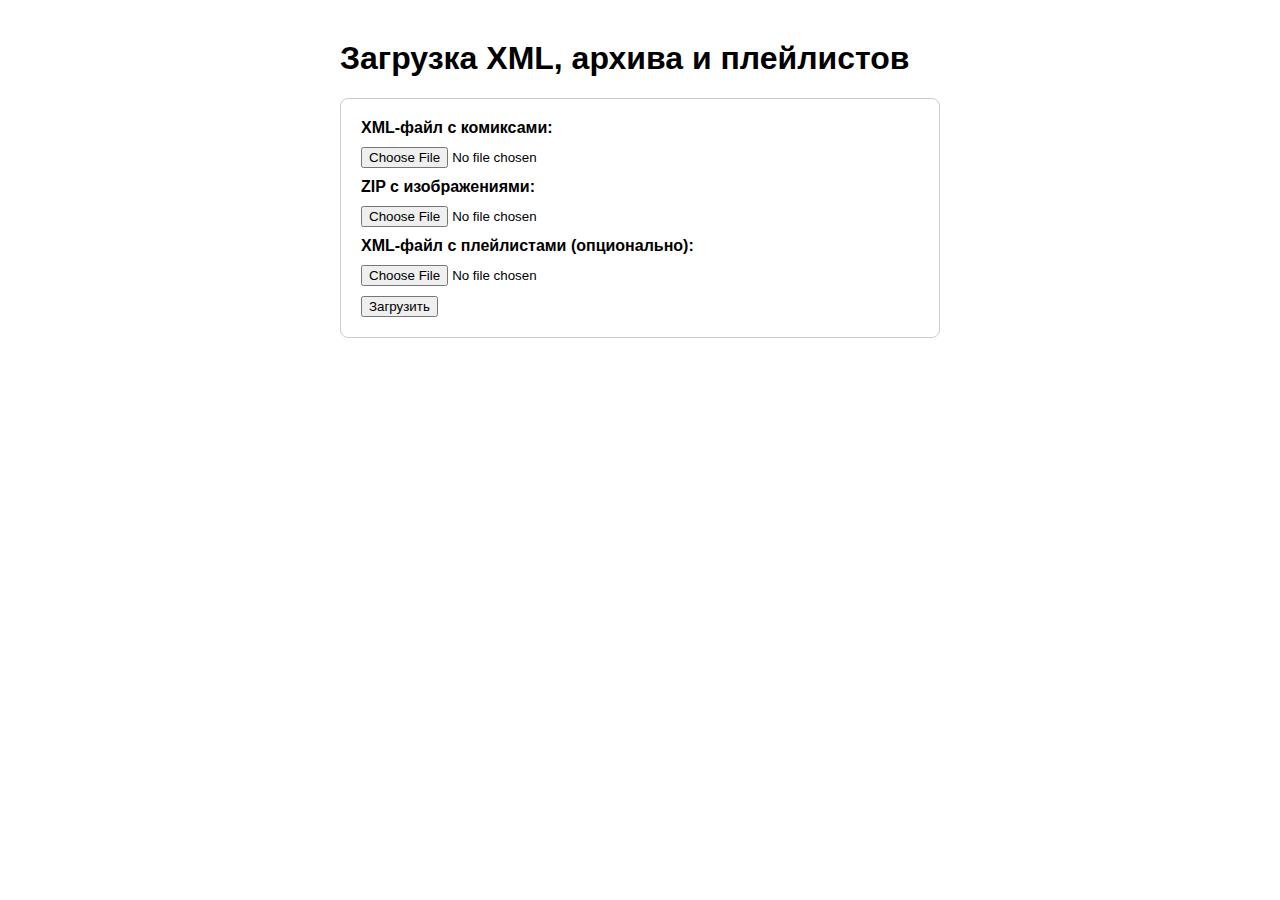
<file: templates/upload.html>
<!DOCTYPE html>
<html lang="ru">
<head>
  <meta charset="UTF-8">
  <title>Загрузка комиксов</title>
  <style>
    body { font-family: sans-serif; max-width: 600px; margin: 40px auto; }
    form { border: 1px solid #ccc; padding: 20px; border-radius: 8px; }
    input { display: block; margin: 10px 0; }
    label { font-weight: bold; }
  </style>
</head>
<body>
  <h1>Загрузка XML, архива и плейлистов</h1>
  <form method="post" enctype="multipart/form-data" action="/upload">
    <label>XML-файл с комиксами:</label>
    <input type="file" name="xml" accept=".xml" required>

    <label>ZIP с изображениями:</label>
    <input type="file" name="zip" accept=".zip" required>

    <label>XML-файл с плейлистами (опционально):</label>
    <input type="file" name="playlists" accept=".xml">

    <button type="submit">Загрузить</button>
  </form>
</body>
</html>
</file>
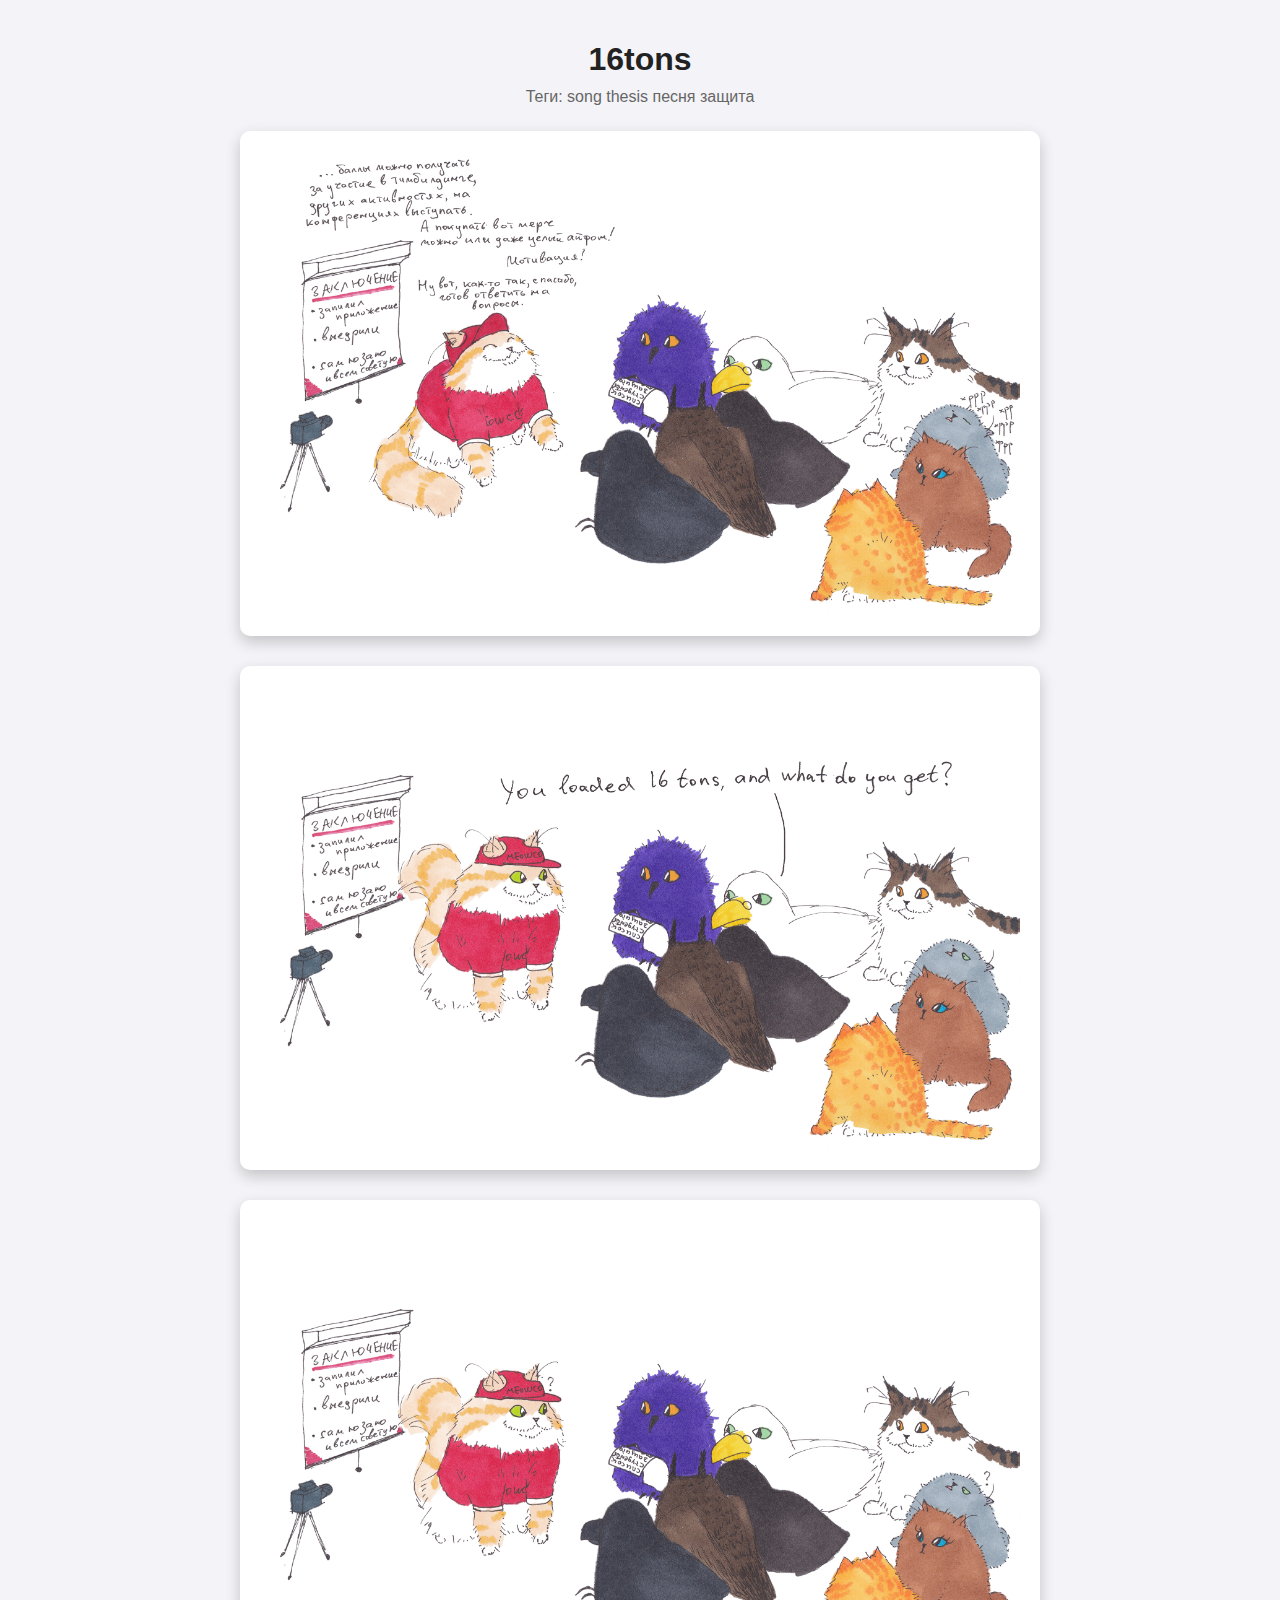
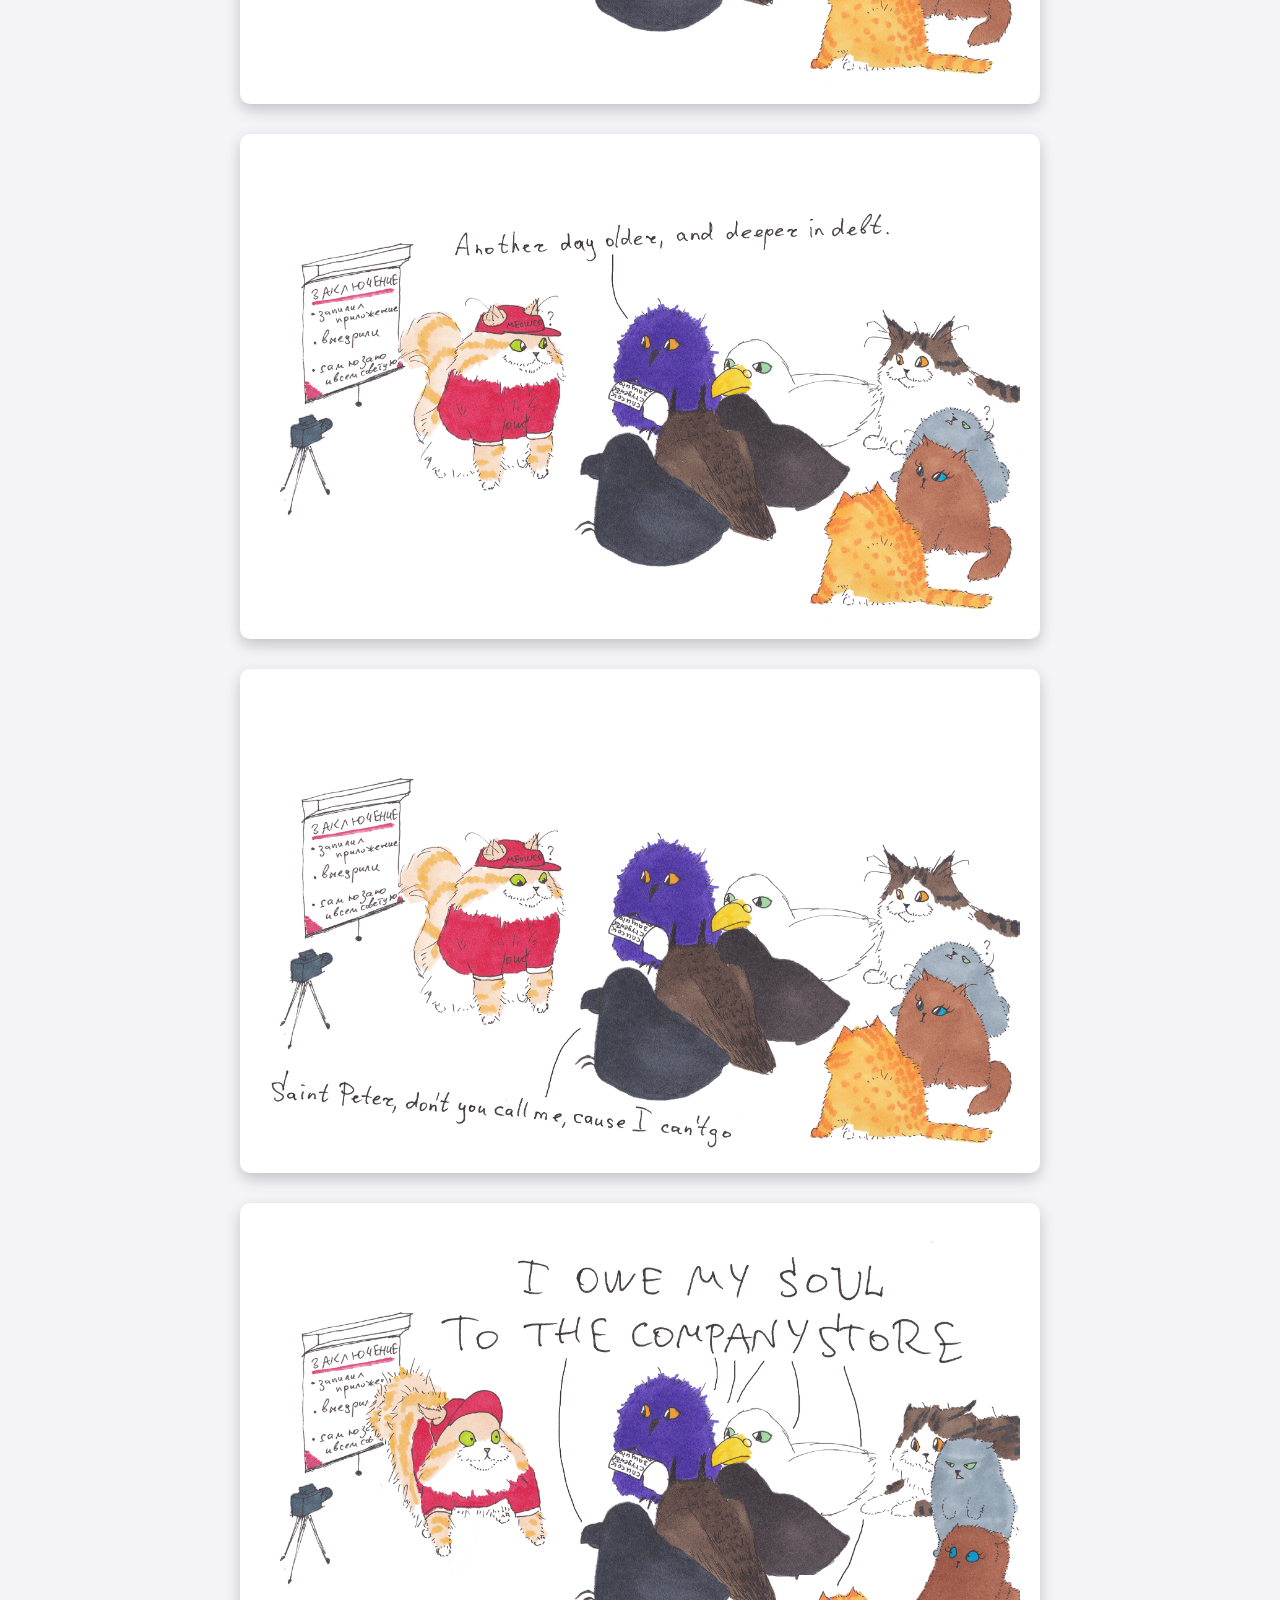
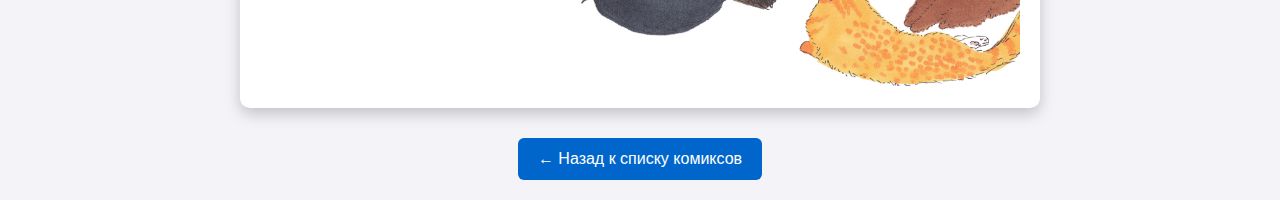
<file: static/comics_html/16tons.html>
<!DOCTYPE html>
<html lang="ru">
<head>
    <meta charset="utf-8">
    <title>16tons</title>
    <style>
        body {
            margin: 0;
            padding: 20px;
            font-family: "Segoe UI", Arial, sans-serif;
            background: #f4f4f8;
        }
        h1 {
            text-align: center;
            margin-bottom: 10px;
            color: #222;
        }
        .tags {
            text-align: center;
            color: #666;
            margin-bottom: 25px;
        }
        .gallery {
            display: flex;
            flex-direction: column;
            gap: 30px;
            max-width: 800px;
            margin: 0 auto;
        }
        .card {
            background: white;
            border-radius: 10px;
            box-shadow: 0 6px 15px rgba(0,0,0,0.2);
            padding: 20px;
            transition: transform 0.2s;
        }
        .card:hover {
            transform: scale(1.02);
        }
        img {
            width: 100%;
            border-radius: 10px;
            display: block;
        }
        .back {
            display: inline-block;
            margin: 30px auto 0;
            padding: 12px 20px;
            background: #0066cc;
            color: white;
            border-radius: 6px;
            text-decoration: none;
            font-weight: 500;
        }
        .back:hover {
            background: #004c99;
        }
        .center {
            text-align: center;
        }
    </style>
</head>
<body>
    <h1>16tons</h1>
    <div class="tags">Теги: song thesis песня защита</div>
    <div class="gallery">

        <div class="card">
            <img src="/static/images/16tons/16tons_0.jpg" alt="16tons_0.jpg">
        </div>

        <div class="card">
            <img src="/static/images/16tons/16tons_1.jpg" alt="16tons_1.jpg">
        </div>

        <div class="card">
            <img src="/static/images/16tons/16tons_2.jpg" alt="16tons_2.jpg">
        </div>

        <div class="card">
            <img src="/static/images/16tons/16tons_3.jpg" alt="16tons_3.jpg">
        </div>

        <div class="card">
            <img src="/static/images/16tons/16tons_4.jpg" alt="16tons_4.jpg">
        </div>

        <div class="card">
            <img src="/static/images/16tons/16tons_5.jpg" alt="16tons_5.jpg">
        </div>

    </div>
    <div class="center">
        <a class="back" href="/comics">← Назад к списку комиксов</a>
    </div>
</body>
</html>
</file>
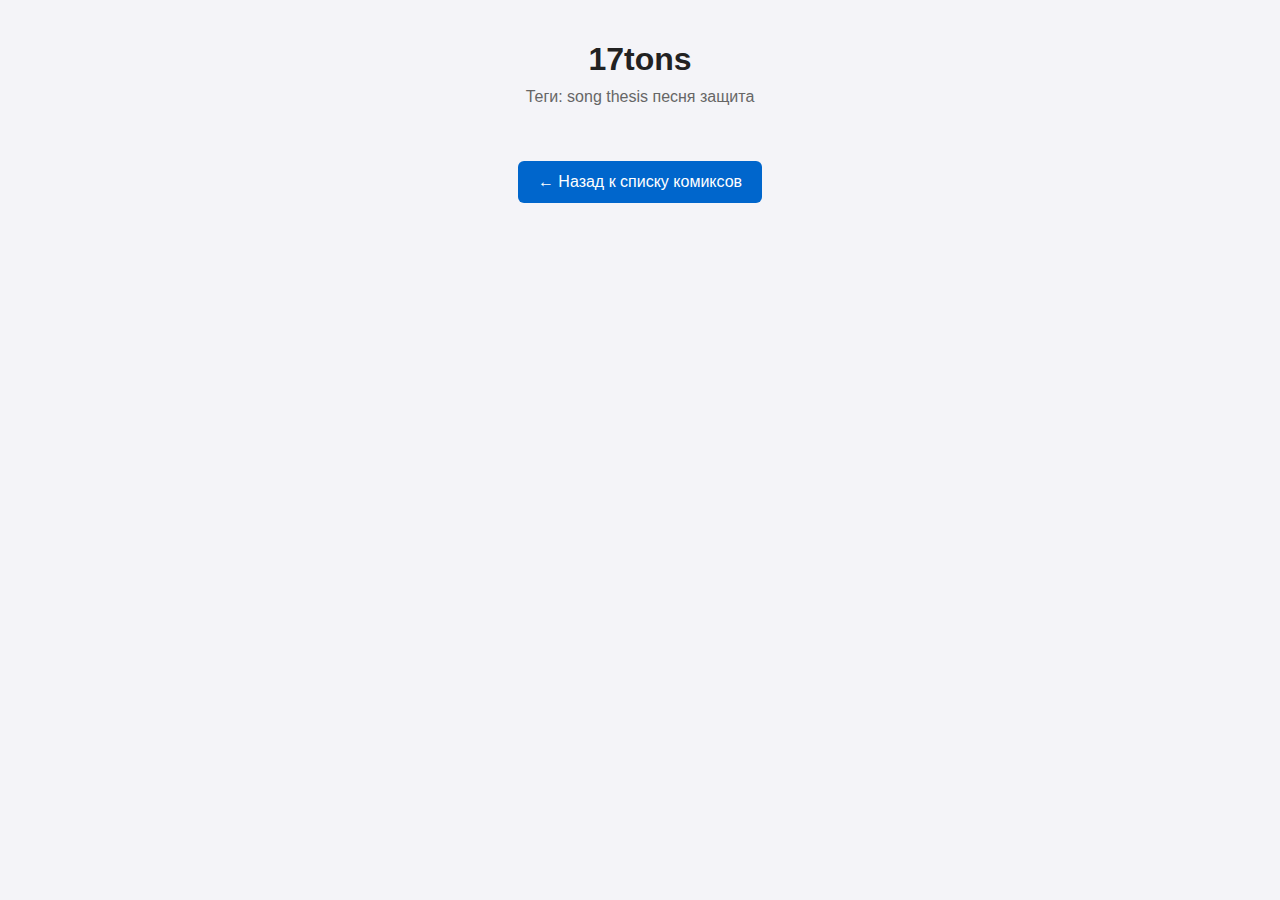
<file: static/comics_html/17tons.html>
<!DOCTYPE html>
<html lang="ru">
<head>
    <meta charset="utf-8">
    <title>17tons</title>
    <style>
        body {
            margin: 0;
            padding: 20px;
            font-family: "Segoe UI", Arial, sans-serif;
            background: #f4f4f8;
        }
        h1 {
            text-align: center;
            margin-bottom: 10px;
            color: #222;
        }
        .tags {
            text-align: center;
            color: #666;
            margin-bottom: 25px;
        }
        .gallery {
            display: flex;
            flex-direction: column;
            gap: 30px;
            max-width: 800px;
            margin: 0 auto;
        }
        .card {
            background: white;
            border-radius: 10px;
            box-shadow: 0 6px 15px rgba(0,0,0,0.2);
            padding: 20px;
            transition: transform 0.2s;
        }
        .card:hover {
            transform: scale(1.02);
        }
        img {
            width: 100%;
            border-radius: 10px;
            display: block;
        }
        .back {
            display: inline-block;
            margin: 30px auto 0;
            padding: 12px 20px;
            background: #0066cc;
            color: white;
            border-radius: 6px;
            text-decoration: none;
            font-weight: 500;
        }
        .back:hover {
            background: #004c99;
        }
        .center {
            text-align: center;
        }
    </style>
</head>
<body>
    <h1>17tons</h1>
    <div class="tags">Теги: song thesis песня защита</div>
    <div class="gallery">

    </div>
    <div class="center">
        <a class="back" href="/comics">← Назад к списку комиксов</a>
    </div>
</body>
</html>
</file>
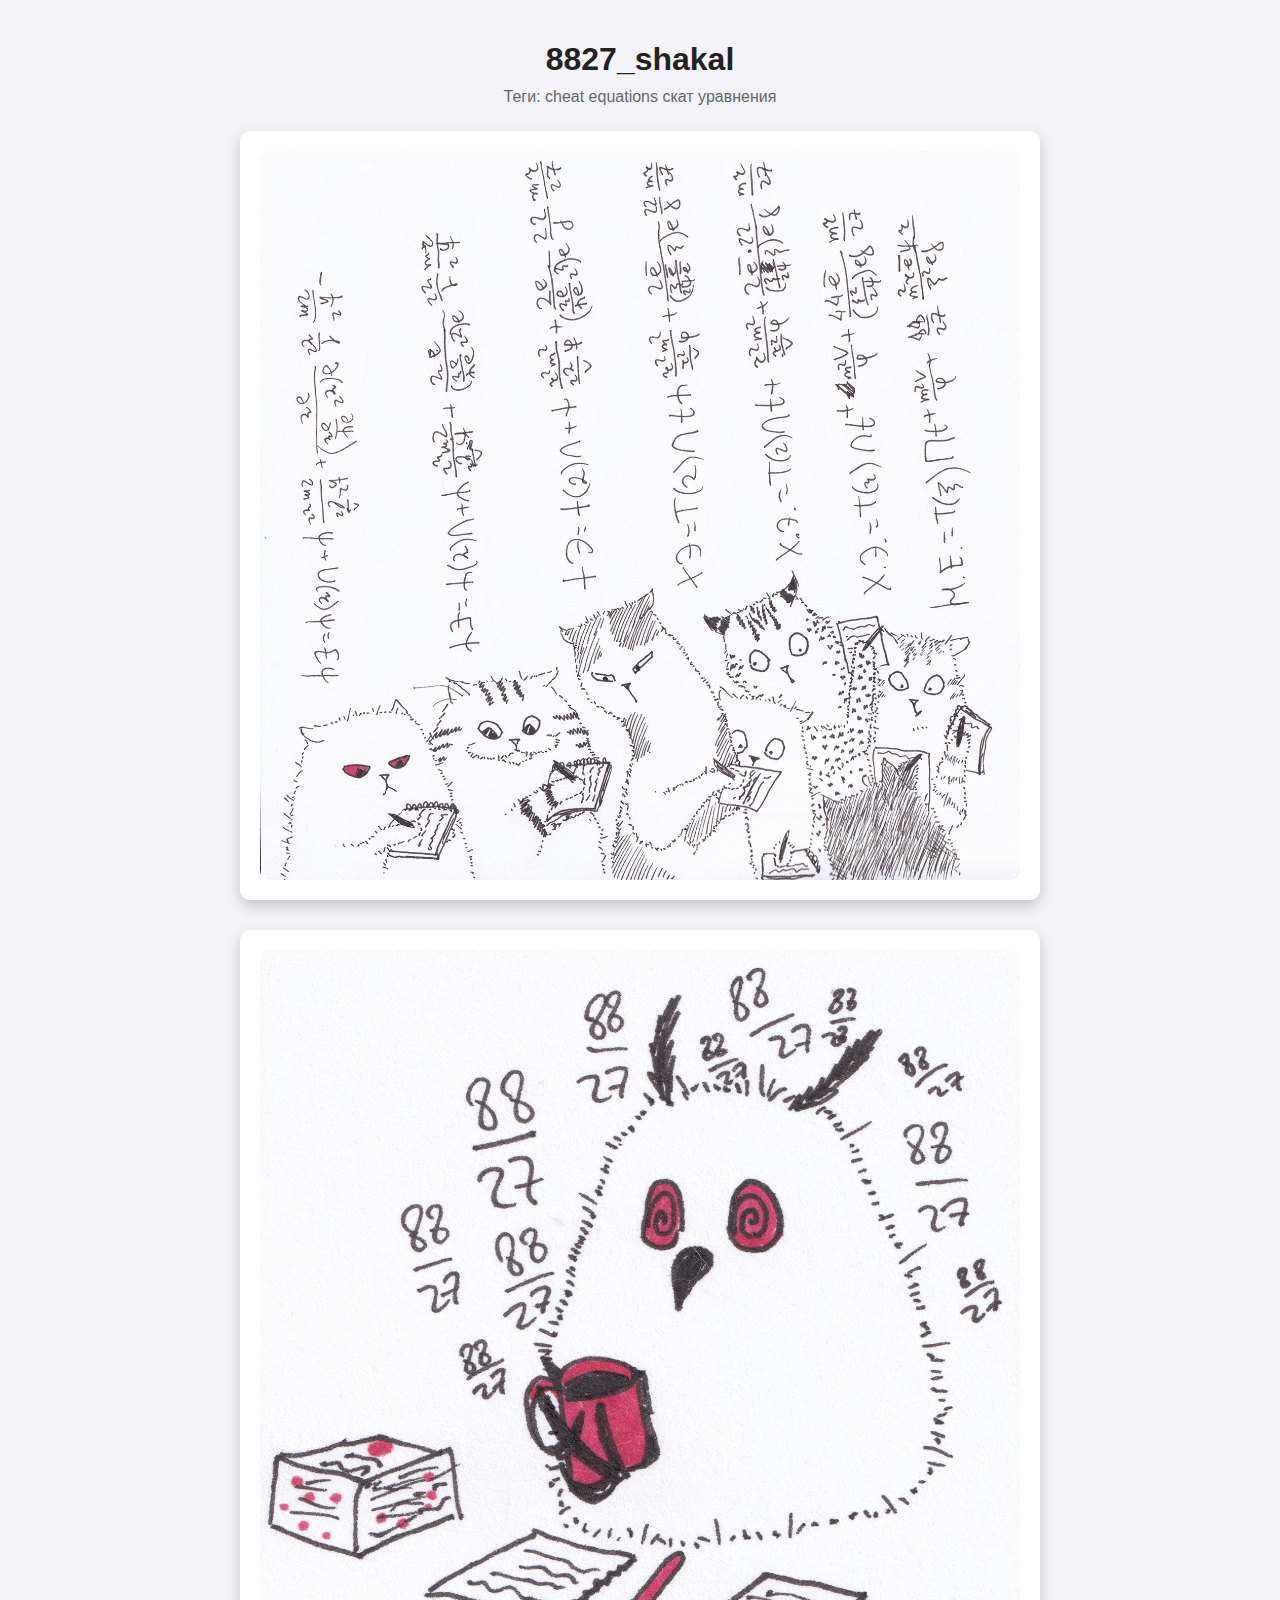
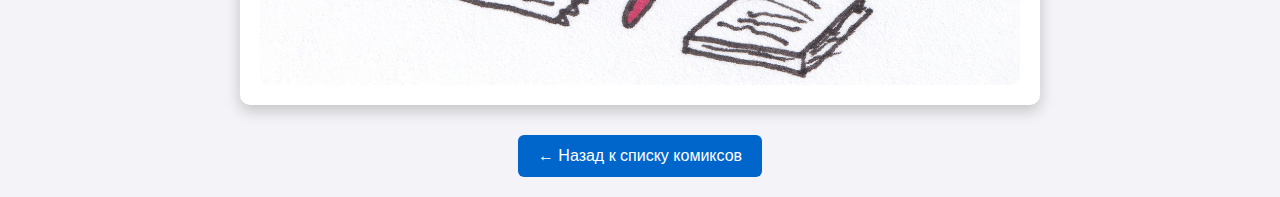
<file: static/comics_html/8827_shakal.html>
<!DOCTYPE html>
<html lang="ru">
<head>
    <meta charset="utf-8">
    <title>8827_shakal</title>
    <style>
        body {
            margin: 0;
            padding: 20px;
            font-family: "Segoe UI", Arial, sans-serif;
            background: #f4f4f8;
        }
        h1 {
            text-align: center;
            margin-bottom: 10px;
            color: #222;
        }
        .tags {
            text-align: center;
            color: #666;
            margin-bottom: 25px;
        }
        .gallery {
            display: flex;
            flex-direction: column;
            gap: 30px;
            max-width: 800px;
            margin: 0 auto;
        }
        .card {
            background: white;
            border-radius: 10px;
            box-shadow: 0 6px 15px rgba(0,0,0,0.2);
            padding: 20px;
            transition: transform 0.2s;
        }
        .card:hover {
            transform: scale(1.02);
        }
        img {
            width: 100%;
            border-radius: 10px;
            display: block;
        }
        .back {
            display: inline-block;
            margin: 30px auto 0;
            padding: 12px 20px;
            background: #0066cc;
            color: white;
            border-radius: 6px;
            text-decoration: none;
            font-weight: 500;
        }
        .back:hover {
            background: #004c99;
        }
        .center {
            text-align: center;
        }
    </style>
</head>
<body>
    <h1>8827_shakal</h1>
    <div class="tags">Теги: cheat equations скат уравнения</div>
    <div class="gallery">

        <div class="card">
            <img src="/static/images/8827_shakal/8827_shakal_0.jpg" alt="8827_shakal_0.jpg">
        </div>

        <div class="card">
            <img src="/static/images/8827_shakal/8827_shakal_1.jpg" alt="8827_shakal_1.jpg">
        </div>

    </div>
    <div class="center">
        <a class="back" href="/comics">← Назад к списку комиксов</a>
    </div>
</body>
</html>
</file>
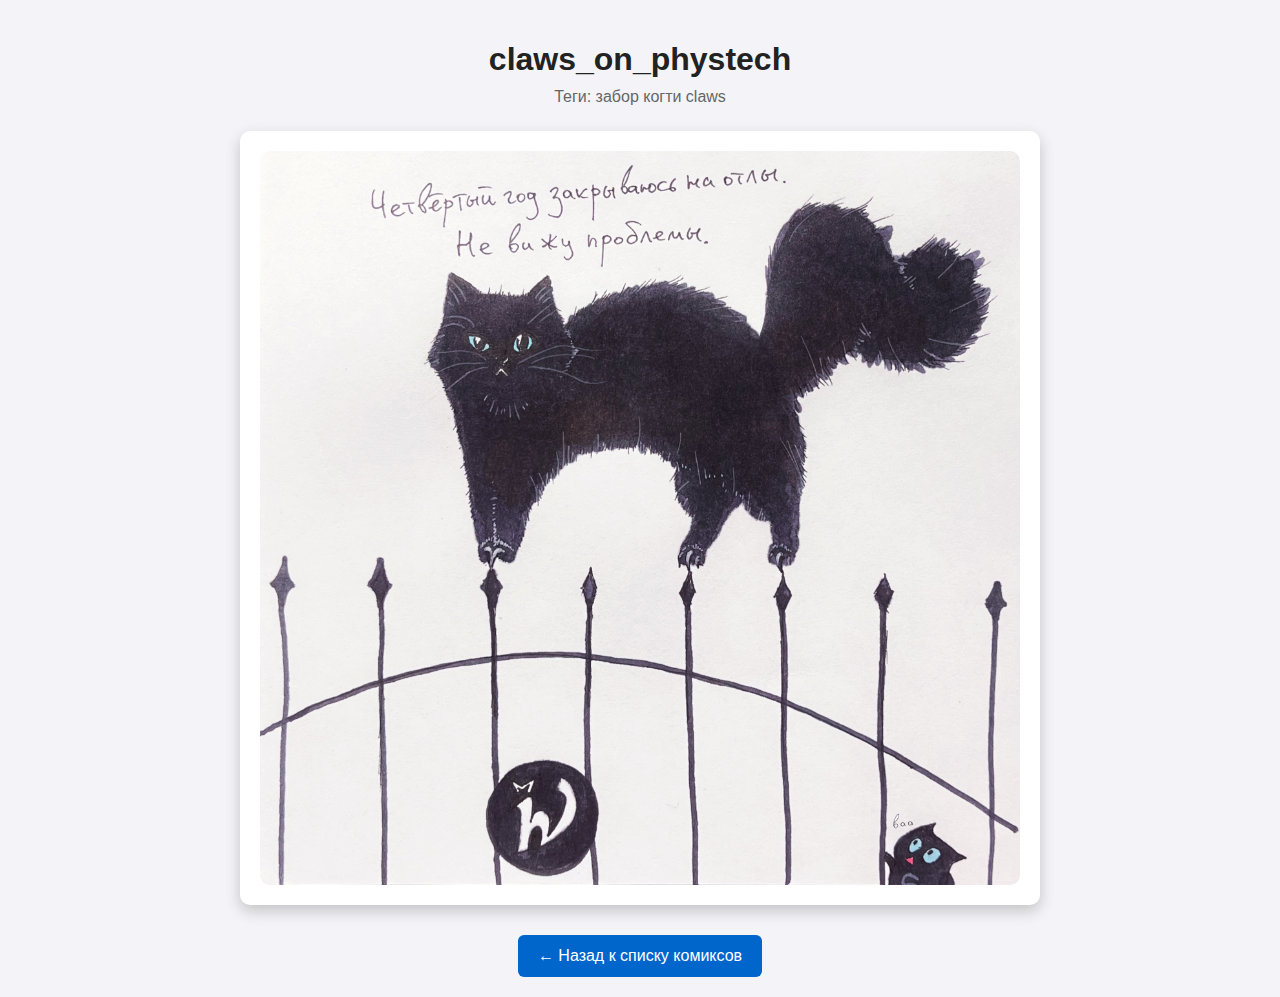
<file: static/comics_html/claws_on_phystech.html>
<!DOCTYPE html>
<html lang="ru">
<head>
    <meta charset="utf-8">
    <title>claws_on_phystech</title>
    <style>
        body {
            margin: 0;
            padding: 20px;
            font-family: "Segoe UI", Arial, sans-serif;
            background: #f4f4f8;
        }
        h1 {
            text-align: center;
            margin-bottom: 10px;
            color: #222;
        }
        .tags {
            text-align: center;
            color: #666;
            margin-bottom: 25px;
        }
        .gallery {
            display: flex;
            flex-direction: column;
            gap: 30px;
            max-width: 800px;
            margin: 0 auto;
        }
        .card {
            background: white;
            border-radius: 10px;
            box-shadow: 0 6px 15px rgba(0,0,0,0.2);
            padding: 20px;
            transition: transform 0.2s;
        }
        .card:hover {
            transform: scale(1.02);
        }
        img {
            width: 100%;
            border-radius: 10px;
            display: block;
        }
        .back {
            display: inline-block;
            margin: 30px auto 0;
            padding: 12px 20px;
            background: #0066cc;
            color: white;
            border-radius: 6px;
            text-decoration: none;
            font-weight: 500;
        }
        .back:hover {
            background: #004c99;
        }
        .center {
            text-align: center;
        }
    </style>
</head>
<body>
    <h1>claws_on_phystech</h1>
    <div class="tags">Теги: забор когти claws</div>
    <div class="gallery">

        <div class="card">
            <img src="/static/images/claws_on_phystech/claws_on_phystech.JPG" alt="claws_on_phystech.JPG">
        </div>

    </div>
    <div class="center">
        <a class="back" href="/comics">← Назад к списку комиксов</a>
    </div>
</body>
</html>
</file>
